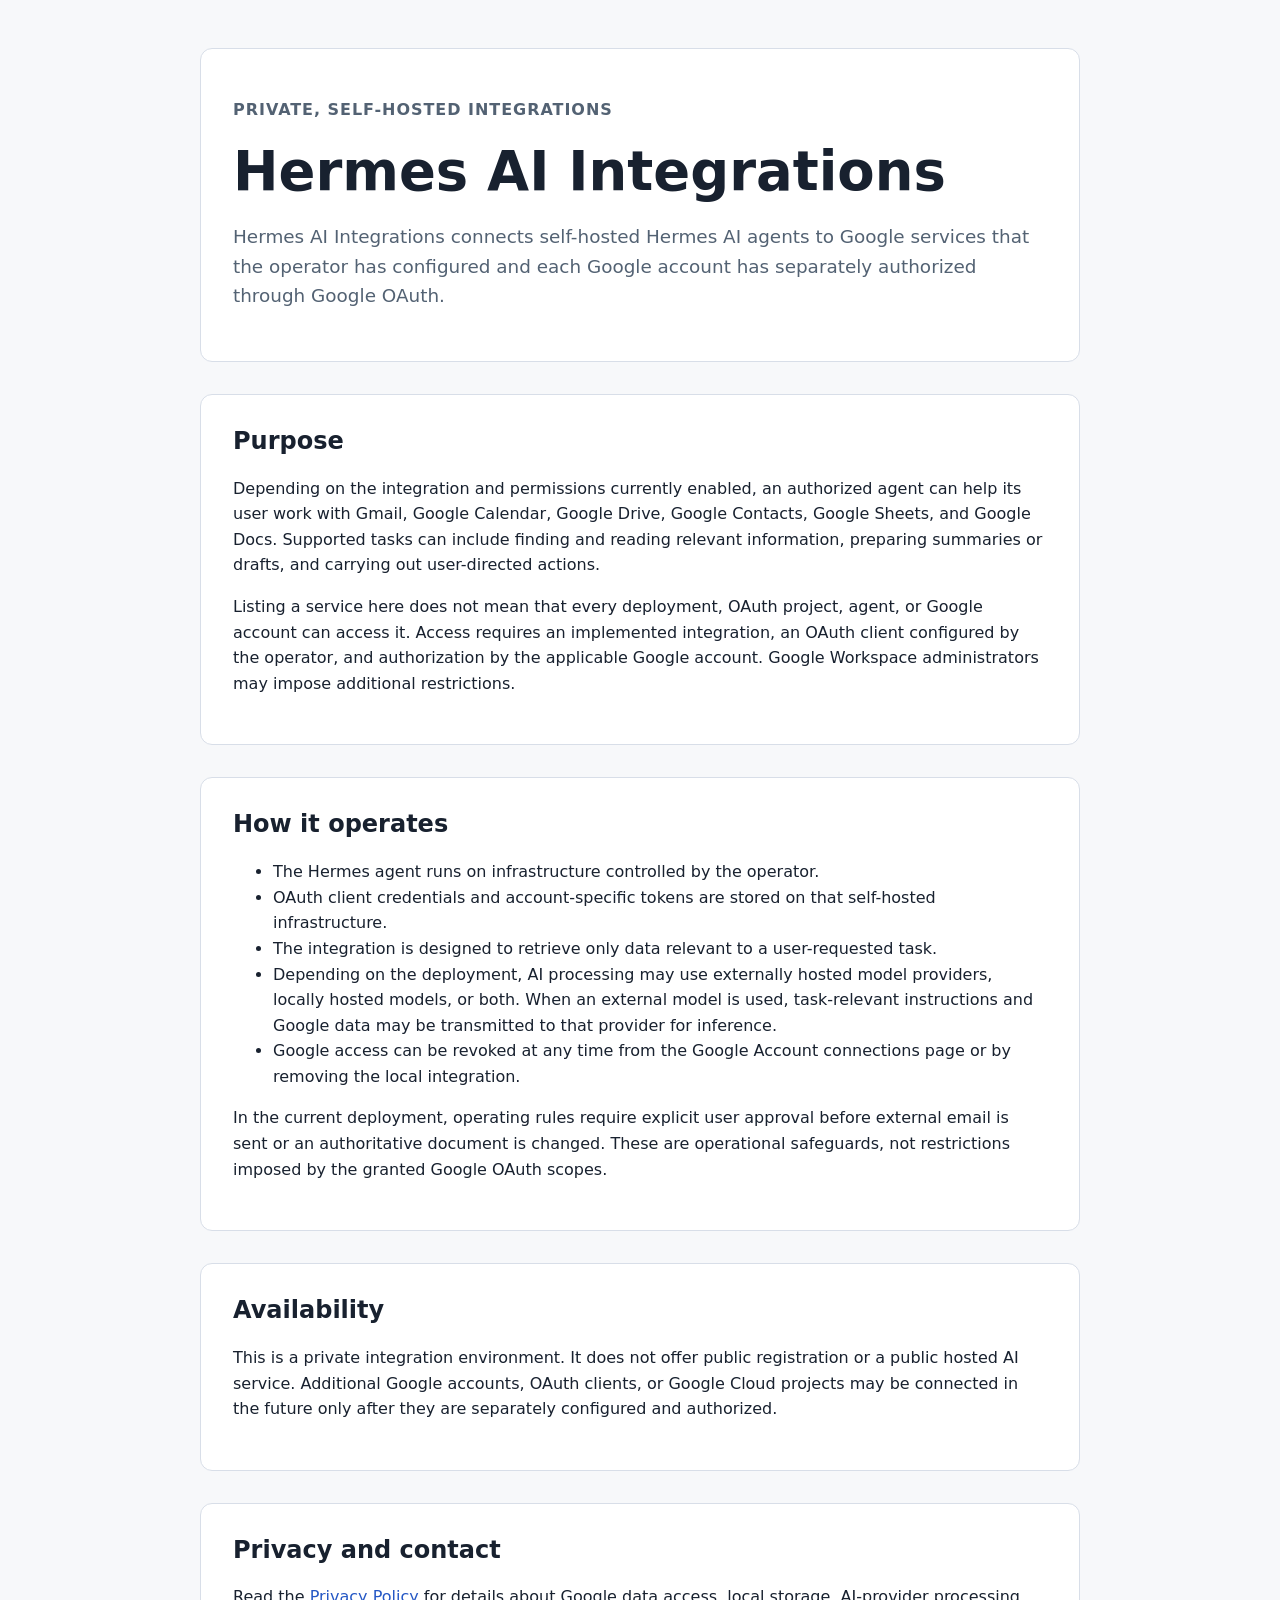
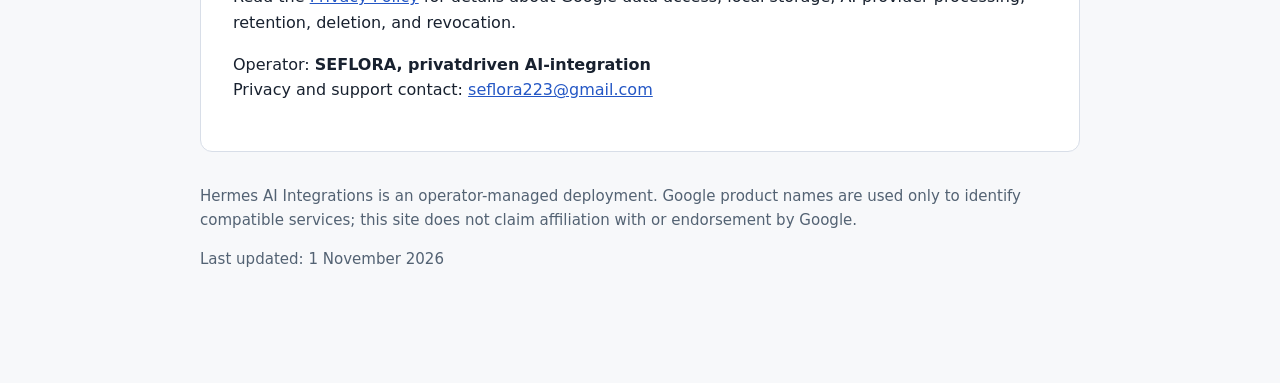
<file: index.html>
<!doctype html>
<html lang="en">
<head>
  <meta charset="utf-8">
  <meta name="viewport" content="width=device-width, initial-scale=1">
  <meta name="description" content="Information about private, self-hosted Hermes integrations with Google services.">
  <title>Hermes AI Integrations</title>
  <link rel="stylesheet" href="styles.css">
</head>
<body>
  <main>
    <header>
      <p class="eyebrow">Private, self-hosted integrations</p>
      <h1>Hermes AI Integrations</h1>
      <p class="lead">Hermes AI Integrations connects self-hosted Hermes AI agents to Google services that the operator has configured and each Google account has separately authorized through Google OAuth.</p>
    </header>

    <section aria-labelledby="purpose">
      <h2 id="purpose">Purpose</h2>
      <p>Depending on the integration and permissions currently enabled, an authorized agent can help its user work with Gmail, Google Calendar, Google Drive, Google Contacts, Google Sheets, and Google Docs. Supported tasks can include finding and reading relevant information, preparing summaries or drafts, and carrying out user-directed actions.</p>
      <p>Listing a service here does not mean that every deployment, OAuth project, agent, or Google account can access it. Access requires an implemented integration, an OAuth client configured by the operator, and authorization by the applicable Google account. Google Workspace administrators may impose additional restrictions.</p>
    </section>

    <section aria-labelledby="operation">
      <h2 id="operation">How it operates</h2>
      <ul>
        <li>The Hermes agent runs on infrastructure controlled by the operator.</li>
        <li>OAuth client credentials and account-specific tokens are stored on that self-hosted infrastructure.</li>
        <li>The integration is designed to retrieve only data relevant to a user-requested task.</li>
        <li>Depending on the deployment, AI processing may use externally hosted model providers, locally hosted models, or both. When an external model is used, task-relevant instructions and Google data may be transmitted to that provider for inference.</li>
        <li>Google access can be revoked at any time from the Google Account connections page or by removing the local integration.</li>
      </ul>
      <p>In the current deployment, operating rules require explicit user approval before external email is sent or an authoritative document is changed. These are operational safeguards, not restrictions imposed by the granted Google OAuth scopes.</p>
    </section>

    <section aria-labelledby="availability">
      <h2 id="availability">Availability</h2>
      <p>This is a private integration environment. It does not offer public registration or a public hosted AI service. Additional Google accounts, OAuth clients, or Google Cloud projects may be connected in the future only after they are separately configured and authorized.</p>
    </section>

    <section aria-labelledby="privacy">
      <h2 id="privacy">Privacy and contact</h2>
      <p>Read the <a href="privacy.html">Privacy Policy</a> for details about Google data access, local storage, AI-provider processing, retention, deletion, and revocation.</p>
      <p>Operator: <strong>SEFLORA, privatdriven AI-integration</strong><br>
      Privacy and support contact: <a href="mailto:seflora223@gmail.com">seflora223@gmail.com</a></p>
    </section>

    <footer>
      <p>Hermes AI Integrations is an operator-managed deployment. Google product names are used only to identify compatible services; this site does not claim affiliation with or endorsement by Google.</p>
      <p>Last updated: 1 November 2026</p>
    </footer>
  </main>
</body>
</html>
</file>
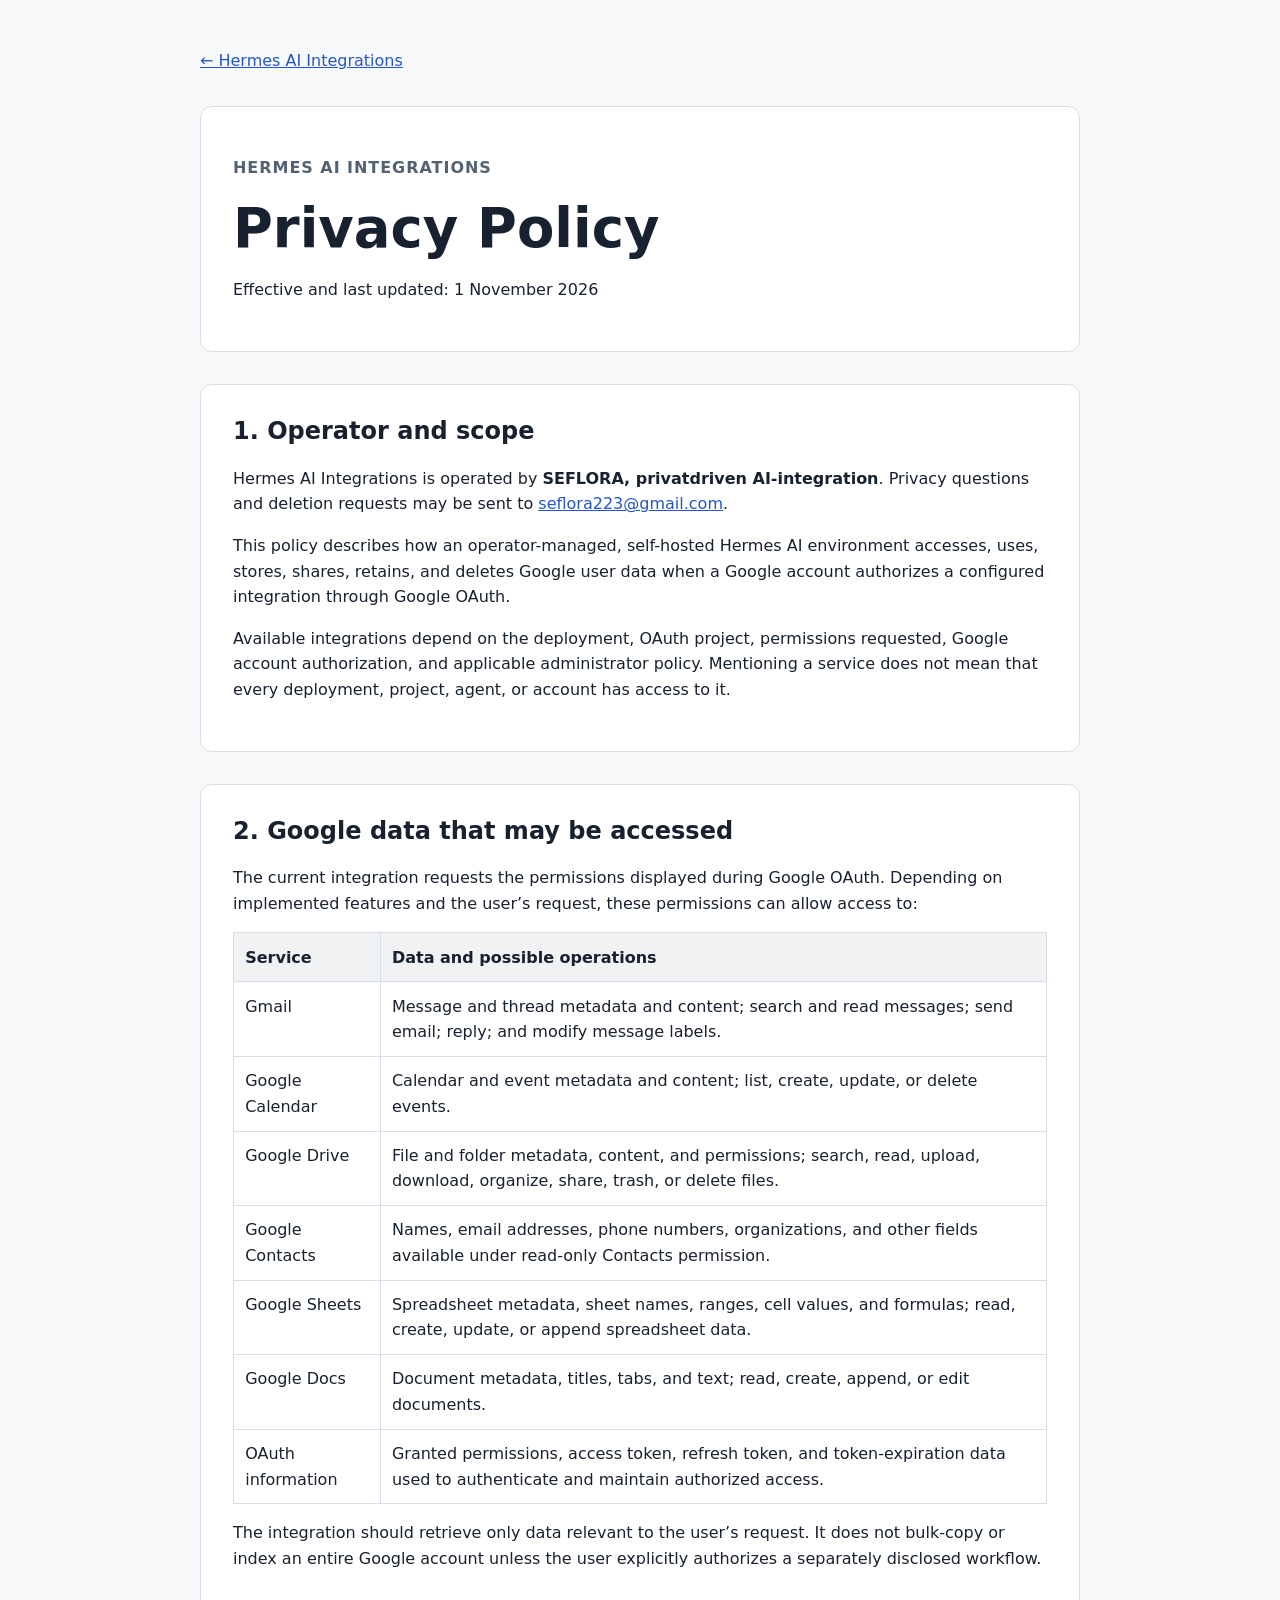
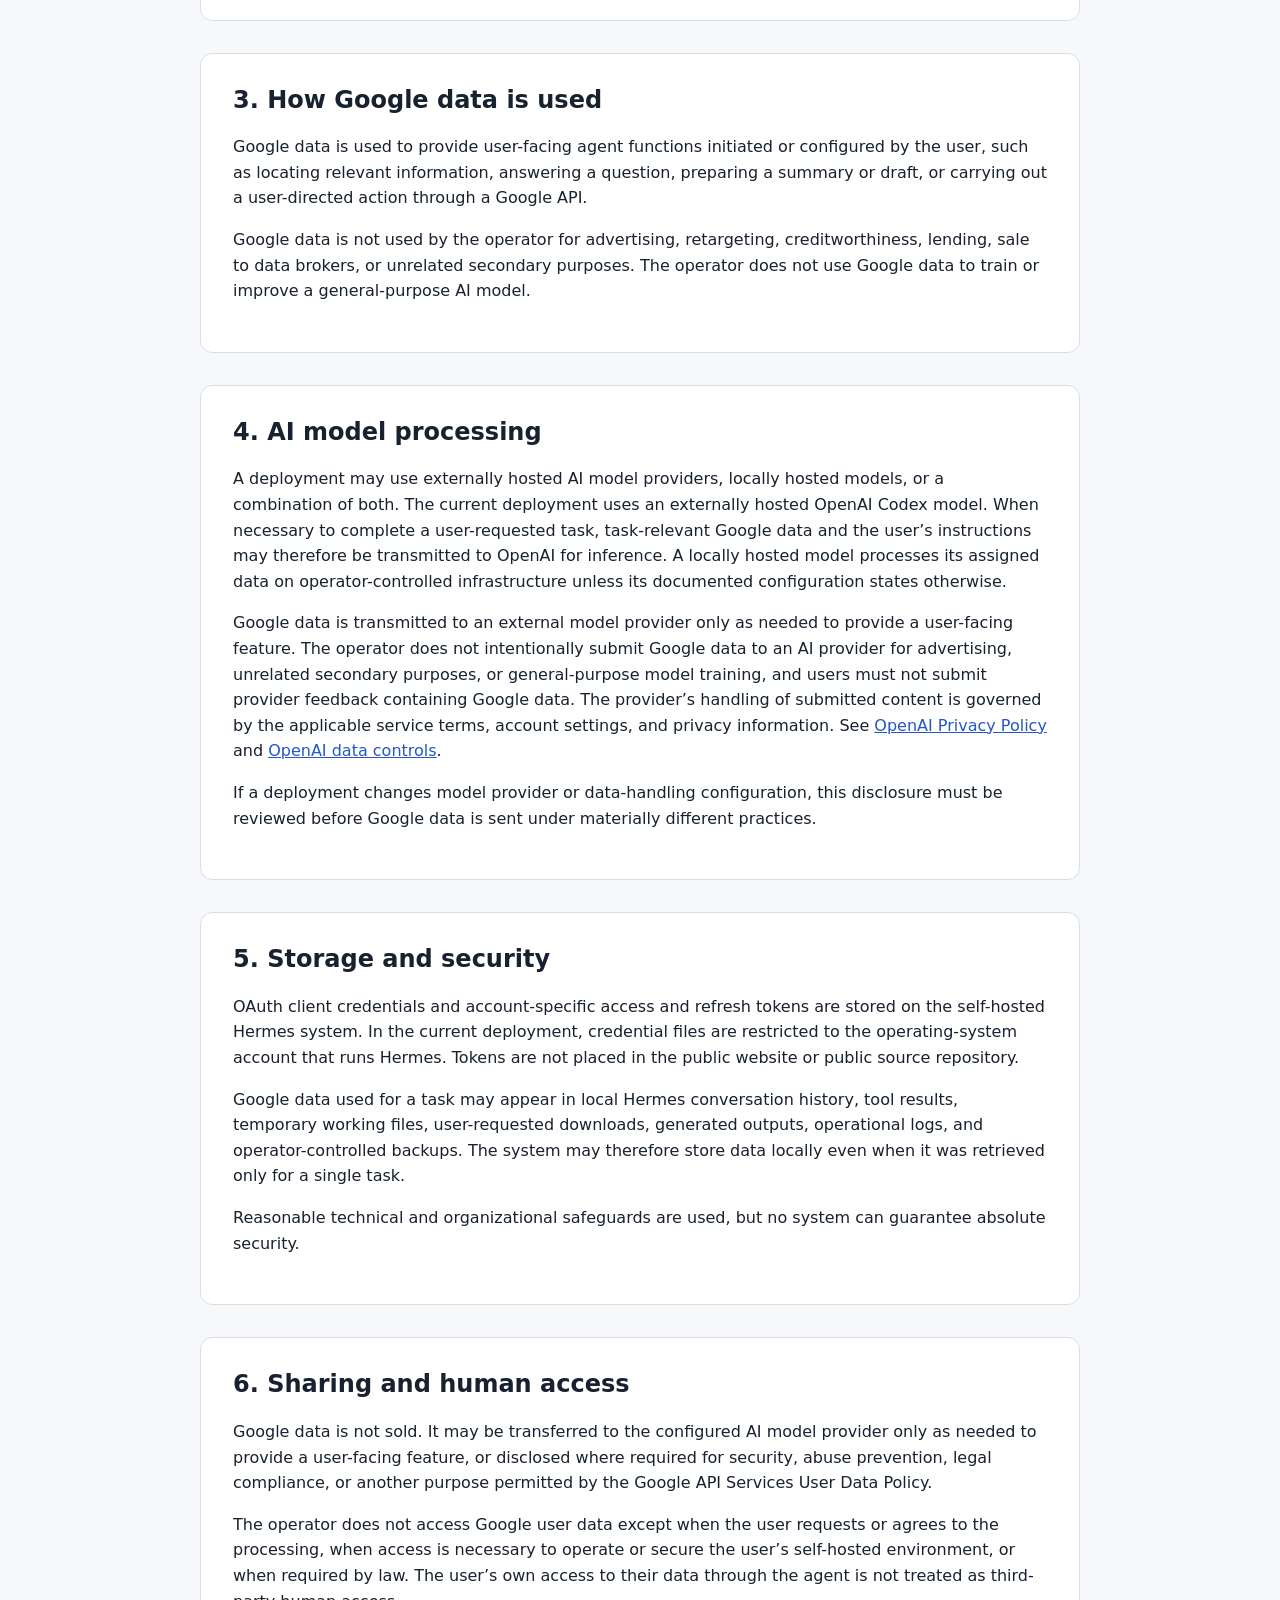
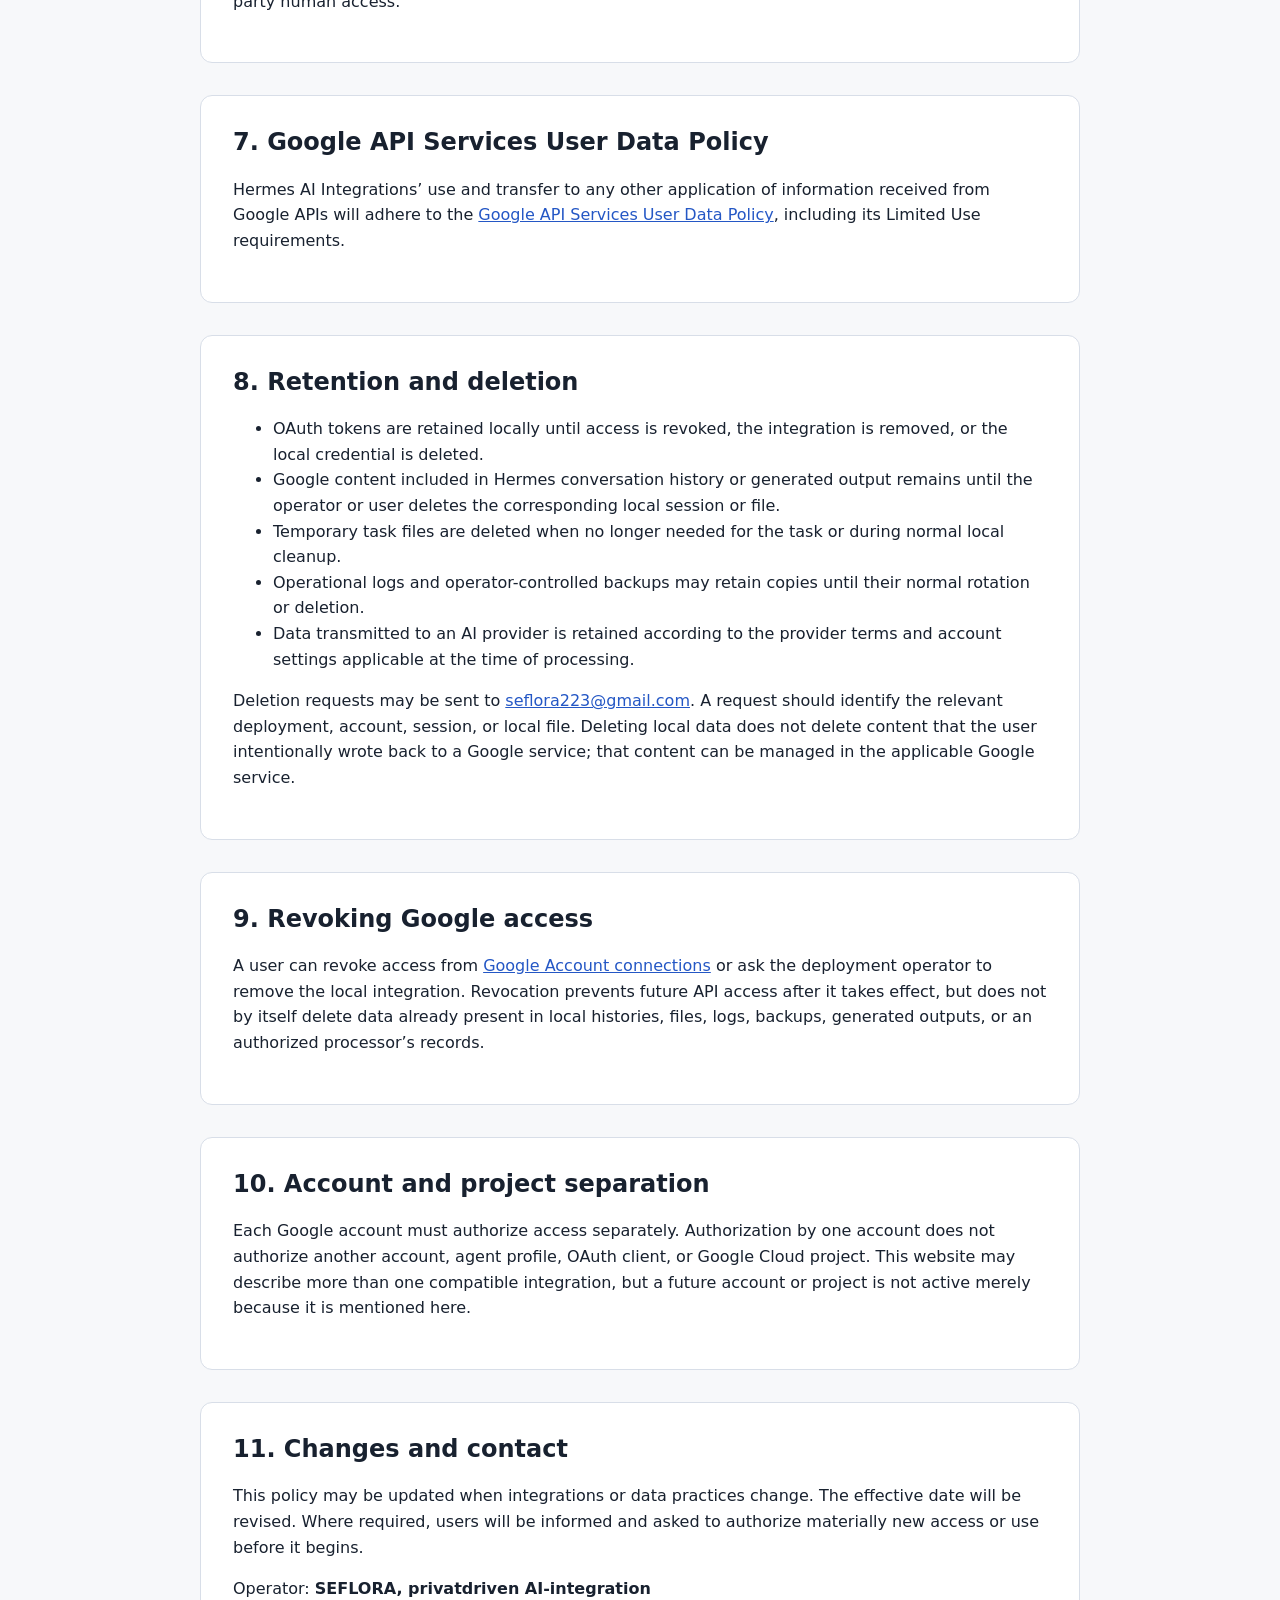
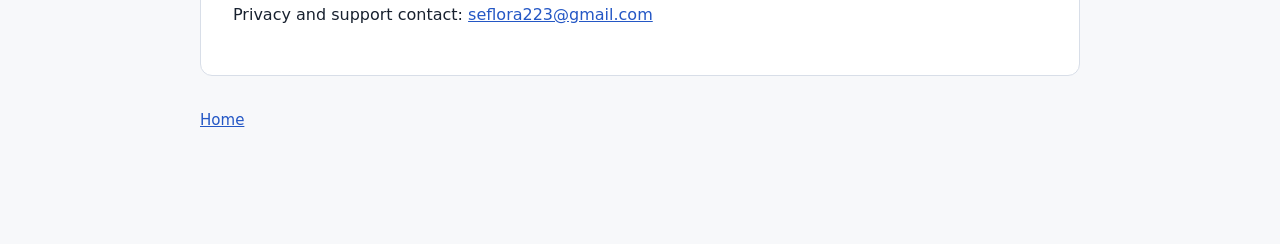
<file: privacy.html>
<!doctype html>
<html lang="en">
<head>
  <meta charset="utf-8">
  <meta name="viewport" content="width=device-width, initial-scale=1">
  <meta name="description" content="Privacy Policy for Hermes AI Integrations.">
  <title>Privacy Policy — Hermes AI Integrations</title>
  <link rel="stylesheet" href="styles.css">
</head>
<body>
  <main>
    <nav aria-label="Primary"><a href="index.html">← Hermes AI Integrations</a></nav>
    <header>
      <p class="eyebrow">Hermes AI Integrations</p>
      <h1>Privacy Policy</h1>
      <p>Effective and last updated: 1 November 2026</p>
    </header>


    <section>
      <h2>1. Operator and scope</h2>
      <p>Hermes AI Integrations is operated by <strong>SEFLORA, privatdriven AI-integration</strong>. Privacy questions and deletion requests may be sent to <a href="mailto:seflora223@gmail.com">seflora223@gmail.com</a>.</p>
      <p>This policy describes how an operator-managed, self-hosted Hermes AI environment accesses, uses, stores, shares, retains, and deletes Google user data when a Google account authorizes a configured integration through Google OAuth.</p>
      <p>Available integrations depend on the deployment, OAuth project, permissions requested, Google account authorization, and applicable administrator policy. Mentioning a service does not mean that every deployment, project, agent, or account has access to it.</p>
    </section>

    <section>
      <h2>2. Google data that may be accessed</h2>
      <p>The current integration requests the permissions displayed during Google OAuth. Depending on implemented features and the user’s request, these permissions can allow access to:</p>
      <table>
        <thead><tr><th>Service</th><th>Data and possible operations</th></tr></thead>
        <tbody>
          <tr><td>Gmail</td><td>Message and thread metadata and content; search and read messages; send email; reply; and modify message labels.</td></tr>
          <tr><td>Google Calendar</td><td>Calendar and event metadata and content; list, create, update, or delete events.</td></tr>
          <tr><td>Google Drive</td><td>File and folder metadata, content, and permissions; search, read, upload, download, organize, share, trash, or delete files.</td></tr>
          <tr><td>Google Contacts</td><td>Names, email addresses, phone numbers, organizations, and other fields available under read-only Contacts permission.</td></tr>
          <tr><td>Google Sheets</td><td>Spreadsheet metadata, sheet names, ranges, cell values, and formulas; read, create, update, or append spreadsheet data.</td></tr>
          <tr><td>Google Docs</td><td>Document metadata, titles, tabs, and text; read, create, append, or edit documents.</td></tr>
          <tr><td>OAuth information</td><td>Granted permissions, access token, refresh token, and token-expiration data used to authenticate and maintain authorized access.</td></tr>
        </tbody>
      </table>
      <p>The integration should retrieve only data relevant to the user’s request. It does not bulk-copy or index an entire Google account unless the user explicitly authorizes a separately disclosed workflow.</p>
    </section>

    <section>
      <h2>3. How Google data is used</h2>
      <p>Google data is used to provide user-facing agent functions initiated or configured by the user, such as locating relevant information, answering a question, preparing a summary or draft, or carrying out a user-directed action through a Google API.</p>
      <p>Google data is not used by the operator for advertising, retargeting, creditworthiness, lending, sale to data brokers, or unrelated secondary purposes. The operator does not use Google data to train or improve a general-purpose AI model.</p>
    </section>

    <section>
      <h2>4. AI model processing</h2>
      <p>A deployment may use externally hosted AI model providers, locally hosted models, or a combination of both. The current deployment uses an externally hosted OpenAI Codex model. When necessary to complete a user-requested task, task-relevant Google data and the user’s instructions may therefore be transmitted to OpenAI for inference. A locally hosted model processes its assigned data on operator-controlled infrastructure unless its documented configuration states otherwise.</p>
      <p>Google data is transmitted to an external model provider only as needed to provide a user-facing feature. The operator does not intentionally submit Google data to an AI provider for advertising, unrelated secondary purposes, or general-purpose model training, and users must not submit provider feedback containing Google data. The provider’s handling of submitted content is governed by the applicable service terms, account settings, and privacy information. See <a href="https://openai.com/policies/privacy-policy/">OpenAI Privacy Policy</a> and <a href="https://help.openai.com/en/articles/7730893-data-controls-in-chatgpt">OpenAI data controls</a>.</p>
      <p>If a deployment changes model provider or data-handling configuration, this disclosure must be reviewed before Google data is sent under materially different practices.</p>
    </section>

    <section>
      <h2>5. Storage and security</h2>
      <p>OAuth client credentials and account-specific access and refresh tokens are stored on the self-hosted Hermes system. In the current deployment, credential files are restricted to the operating-system account that runs Hermes. Tokens are not placed in the public website or public source repository.</p>
      <p>Google data used for a task may appear in local Hermes conversation history, tool results, temporary working files, user-requested downloads, generated outputs, operational logs, and operator-controlled backups. The system may therefore store data locally even when it was retrieved only for a single task.</p>
      <p>Reasonable technical and organizational safeguards are used, but no system can guarantee absolute security.</p>
    </section>

    <section>
      <h2>6. Sharing and human access</h2>
      <p>Google data is not sold. It may be transferred to the configured AI model provider only as needed to provide a user-facing feature, or disclosed where required for security, abuse prevention, legal compliance, or another purpose permitted by the Google API Services User Data Policy.</p>
      <p>The operator does not access Google user data except when the user requests or agrees to the processing, when access is necessary to operate or secure the user’s self-hosted environment, or when required by law. The user’s own access to their data through the agent is not treated as third-party human access.</p>
    </section>

    <section>
      <h2>7. Google API Services User Data Policy</h2>
      <p>Hermes AI Integrations’ use and transfer to any other application of information received from Google APIs will adhere to the <a href="https://developers.google.com/terms/api-services-user-data-policy">Google API Services User Data Policy</a>, including its Limited Use requirements.</p>
    </section>

    <section>
      <h2>8. Retention and deletion</h2>
      <ul>
        <li>OAuth tokens are retained locally until access is revoked, the integration is removed, or the local credential is deleted.</li>
        <li>Google content included in Hermes conversation history or generated output remains until the operator or user deletes the corresponding local session or file.</li>
        <li>Temporary task files are deleted when no longer needed for the task or during normal local cleanup.</li>
        <li>Operational logs and operator-controlled backups may retain copies until their normal rotation or deletion.</li>
        <li>Data transmitted to an AI provider is retained according to the provider terms and account settings applicable at the time of processing.</li>
      </ul>
      <p>Deletion requests may be sent to <a href="mailto:seflora223@gmail.com">seflora223@gmail.com</a>. A request should identify the relevant deployment, account, session, or local file. Deleting local data does not delete content that the user intentionally wrote back to a Google service; that content can be managed in the applicable Google service.</p>
    </section>

    <section>
      <h2>9. Revoking Google access</h2>
      <p>A user can revoke access from <a href="https://myaccount.google.com/connections">Google Account connections</a> or ask the deployment operator to remove the local integration. Revocation prevents future API access after it takes effect, but does not by itself delete data already present in local histories, files, logs, backups, generated outputs, or an authorized processor’s records.</p>
    </section>

    <section>
      <h2>10. Account and project separation</h2>
      <p>Each Google account must authorize access separately. Authorization by one account does not authorize another account, agent profile, OAuth client, or Google Cloud project. This website may describe more than one compatible integration, but a future account or project is not active merely because it is mentioned here.</p>
    </section>

    <section>
      <h2>11. Changes and contact</h2>
      <p>This policy may be updated when integrations or data practices change. The effective date will be revised. Where required, users will be informed and asked to authorize materially new access or use before it begins.</p>
      <p>Operator: <strong>SEFLORA, privatdriven AI-integration</strong><br>
      Privacy and support contact: <a href="mailto:seflora223@gmail.com">seflora223@gmail.com</a></p>
    </section>

    <footer>
      <p><a href="index.html">Home</a></p>
    </footer>
  </main>
</body>
</html>
</file>
<file: styles.css>
:root {
  color-scheme: light dark;
  --bg: #f7f8fa;
  --panel: #ffffff;
  --text: #18212f;
  --muted: #536273;
  --border: #d8dee8;
  --link: #2457c5;
  --warning-bg: #fff6d8;
  --warning-text: #5a4300;
}

@media (prefers-color-scheme: dark) {
  :root {
    --bg: #10141b;
    --panel: #171d26;
    --text: #edf2f8;
    --muted: #aab6c6;
    --border: #344052;
    --link: #8db4ff;
    --warning-bg: #3b310f;
    --warning-text: #ffe69a;
  }
}

* { box-sizing: border-box; }
body {
  margin: 0;
  background: var(--bg);
  color: var(--text);
  font-family: system-ui, -apple-system, BlinkMacSystemFont, "Segoe UI", sans-serif;
  line-height: 1.6;
}
main {
  width: min(880px, calc(100% - 2rem));
  margin: 0 auto;
  padding: 3rem 0 5rem;
}
header, section, footer, nav, aside { margin-bottom: 2rem; }
header, section, aside {
  background: var(--panel);
  border: 1px solid var(--border);
  border-radius: 12px;
  padding: clamp(1.1rem, 3vw, 2rem);
}
h1, h2 { line-height: 1.2; }
h1 { font-size: clamp(2rem, 6vw, 3.4rem); margin: .25rem 0 1rem; }
h2 { margin-top: 0; }
.lead { font-size: 1.15rem; color: var(--muted); }
.eyebrow { color: var(--muted); font-weight: 700; letter-spacing: .06em; text-transform: uppercase; }
a { color: var(--link); }
table { width: 100%; border-collapse: collapse; }
th, td { border: 1px solid var(--border); padding: .7rem; text-align: left; vertical-align: top; }
th { background: color-mix(in srgb, var(--panel), var(--text) 6%); }
.draft-warning { background: var(--warning-bg); color: var(--warning-text); }
footer { color: var(--muted); font-size: .94rem; }
@media (max-width: 640px) {
  table, thead, tbody, tr, th, td { display: block; }
  thead { position: absolute; clip: rect(0 0 0 0); }
  td { border-bottom: 0; }
  tr:last-child td:last-child { border-bottom: 1px solid var(--border); }
}
</file>
